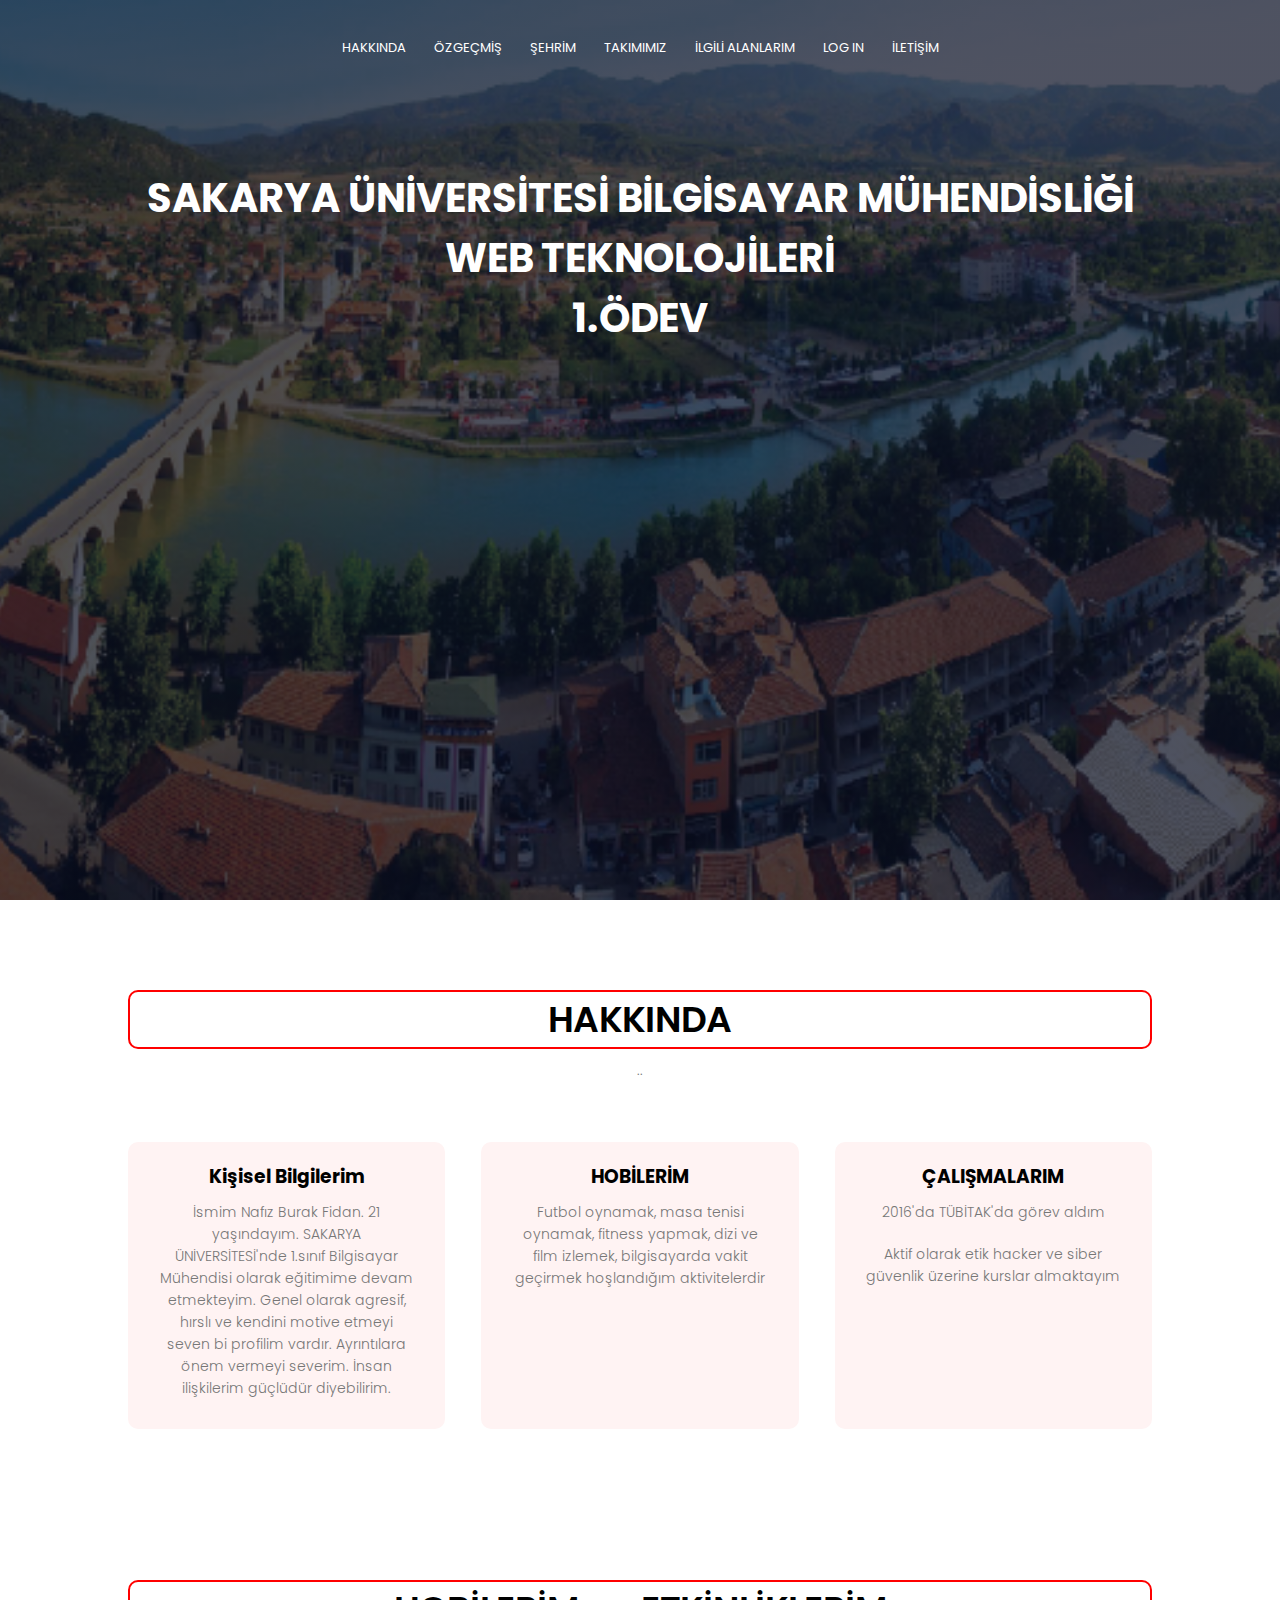
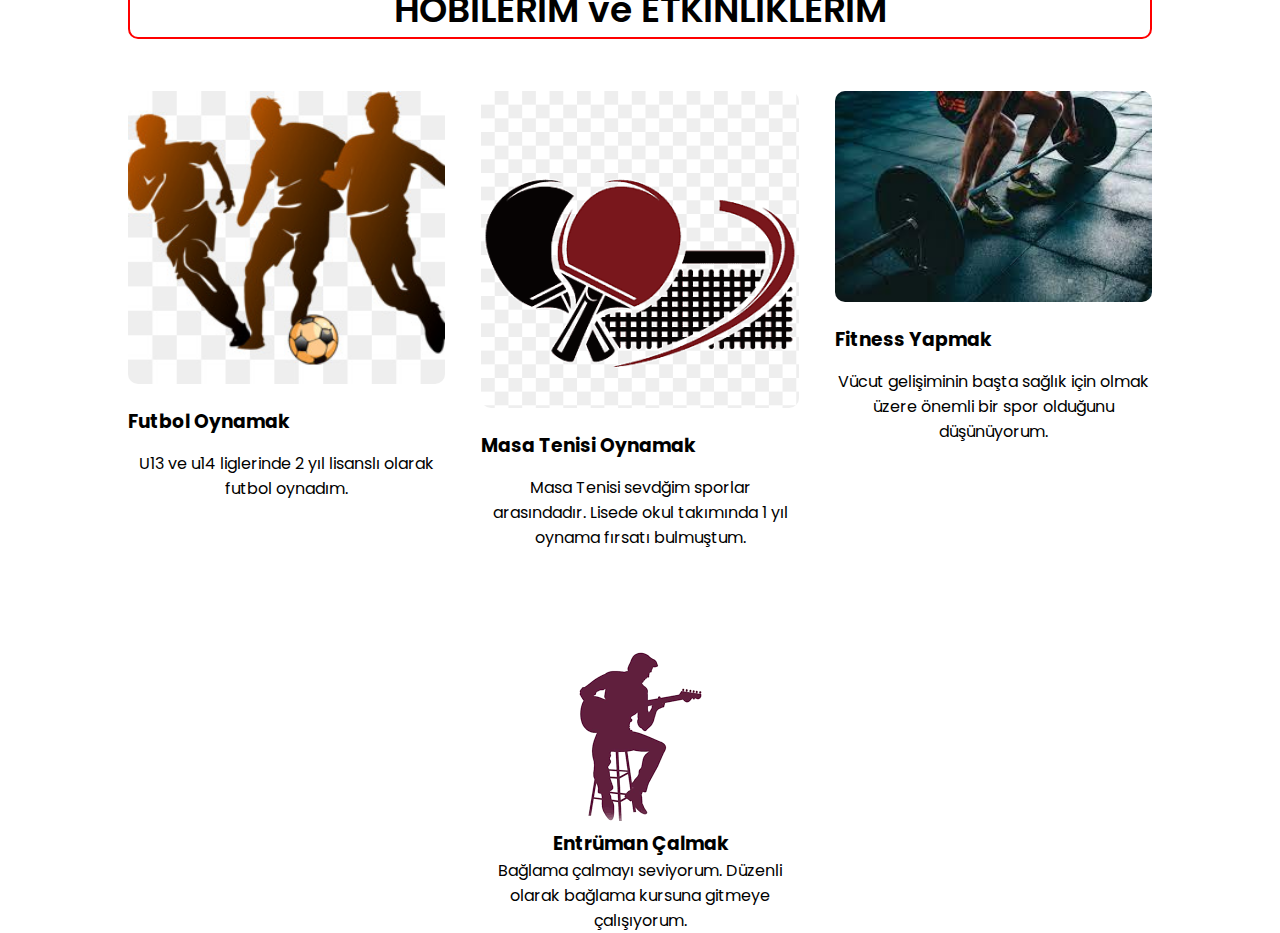
<file: index.html>
<!DOCTYPE html>
<html>
<head> 
    <meta name=" viewport" content="with=device-witdh, initial-scale=1.0">   
    <title>1ST MIDTERN OF TERM</title>
    <link rel="stylesheet" href="hakkındastyle.css">
    <link rel="preconnect" href="https://fonts.googleapis.com">
    <!-- CSS only -->
<link href="https://cdn.jsdelivr.net/npm/bootstrap@5.1.3/dist/css/bootstrap.min.css" rel="stylesheet" integrity="sha384-1BmE4kWBq78iYhFldvKuhfTAU6auU8tT94WrHftjDbrCEXSU1oBoqyl2QvZ6jIW3" crossorigin="anonymous">
<link rel="preconnect" href="https://fonts.gstatic.com" crossorigin>
<link href="https://fonts.googleapis.com/css2?family=Poppins:ital,wght@0,200;0,300;0,400;0,600;0,700;1,100&display=swap" rel="stylesheet">
</head>
<body>

    <section class="header">
        <nav>
            <a href="hakkında.html"></a>
            <div class="nav-links">
                <ul>
                    <li><a href="">HAKKINDA </a></li>
                    <li><a href="resume.html">ÖZGEÇMİŞ </a></li>
                    <li><a href="şehrimana.html">ŞEHRİM </a></li>
                    <li><a href="takımım.html">TAKIMIMIZ </a></li>
                    <li><a href="">İLGİLİ ALANLARIM </a></li> 
                    <li><a href="login.html">LOG IN </a></li> 
                    <li><a href="iletişim.html">İLETİŞİM </a></li> 

                </ul>
            </div>
        </nav>
    <div class="text-box">
        <h1>SAKARYA ÜNİVERSİTESİ BİLGİSAYAR MÜHENDİSLİĞİ<br> WEB TEKNOLOJİLERİ<br> 1.ÖDEV </h1>
        <p> </p>  
    </div>

    </section>

    <!--HAKKINDA-->
    <section class="hakkında">
        <h1> HAKKINDA</h1>
        <p> ..</p>
        <div class="row">
            <div class="hakkında-col">
                <h3> Kişisel Bilgilerim</h3>
                <p>İsmim Nafız Burak Fidan. 21 yaşındayım. SAKARYA ÜNİVERSİTESİ'nde 1.sınıf Bilgisayar Mühendisi olarak eğitimime devam etmekteyim. Genel olarak agresif, hırslı ve kendini motive etmeyi seven bi profilim vardır. Ayrıntılara önem vermeyi severim. İnsan ilişkilerim güçlüdür diyebilirim. </p>
            </div>
            <div class="hakkında-col">
                <h3> HOBİLERİM</h3>
                <p>Futbol oynamak, masa tenisi oynamak, fitness yapmak, dizi ve film izlemek, bilgisayarda vakit geçirmek hoşlandığım aktivitelerdir</p>
            </div>
            <div class="hakkında-col">
                <h3> ÇALIŞMALARIM</h3>
                <p>2016'da TÜBİTAK'da görev aldım</p>
                <p>Aktif olarak etik hacker ve siber güvenlik üzerine kurslar almaktayım </p>
            </div>

        </div>

    </section>

    <!--hobilerim ve spor etkinliklerim-->
    <section class="hakkında2">
        <h1>HOBİLERİM ve ETKİNLİKLERİM</h1>
        <div class="row">
            <div class="hve-col">
                <img src="images/futbol.png">
                <h3>Futbol Oynamak</h3>
                <p>U13 ve u14 liglerinde 2 yıl lisanslı olarak futbol oynadım.</p>
            </div>
            <div class="hve-col">
                <img src="images/tabletennis.png">
                <h3>Masa Tenisi Oynamak</h3>
                <p>Masa Tenisi sevdğim sporlar arasındadır. Lisede okul takımında 1 yıl oynama fırsatı bulmuştum.</p>
            </div>
            <div class="hve-col">
                <img src="images/fitness.png">
                <h3>Fitness Yapmak</h3>
                <p>Vücut gelişiminin başta sağlık için olmak üzere önemli bir spor olduğunu düşünüyorum.</p>
            </div>

        </div>
        <div class="row">
            <div class="hve-col1">
                <img src="images/enstrument.png">
                <h3>Entrüman Çalmak </h3>
                <p>Bağlama çalmayı seviyorum. Düzenli olarak bağlama kursuna gitmeye çalışıyorum.</p>
            </div>
        </div>

    </section>


</body>
</html>
</file>
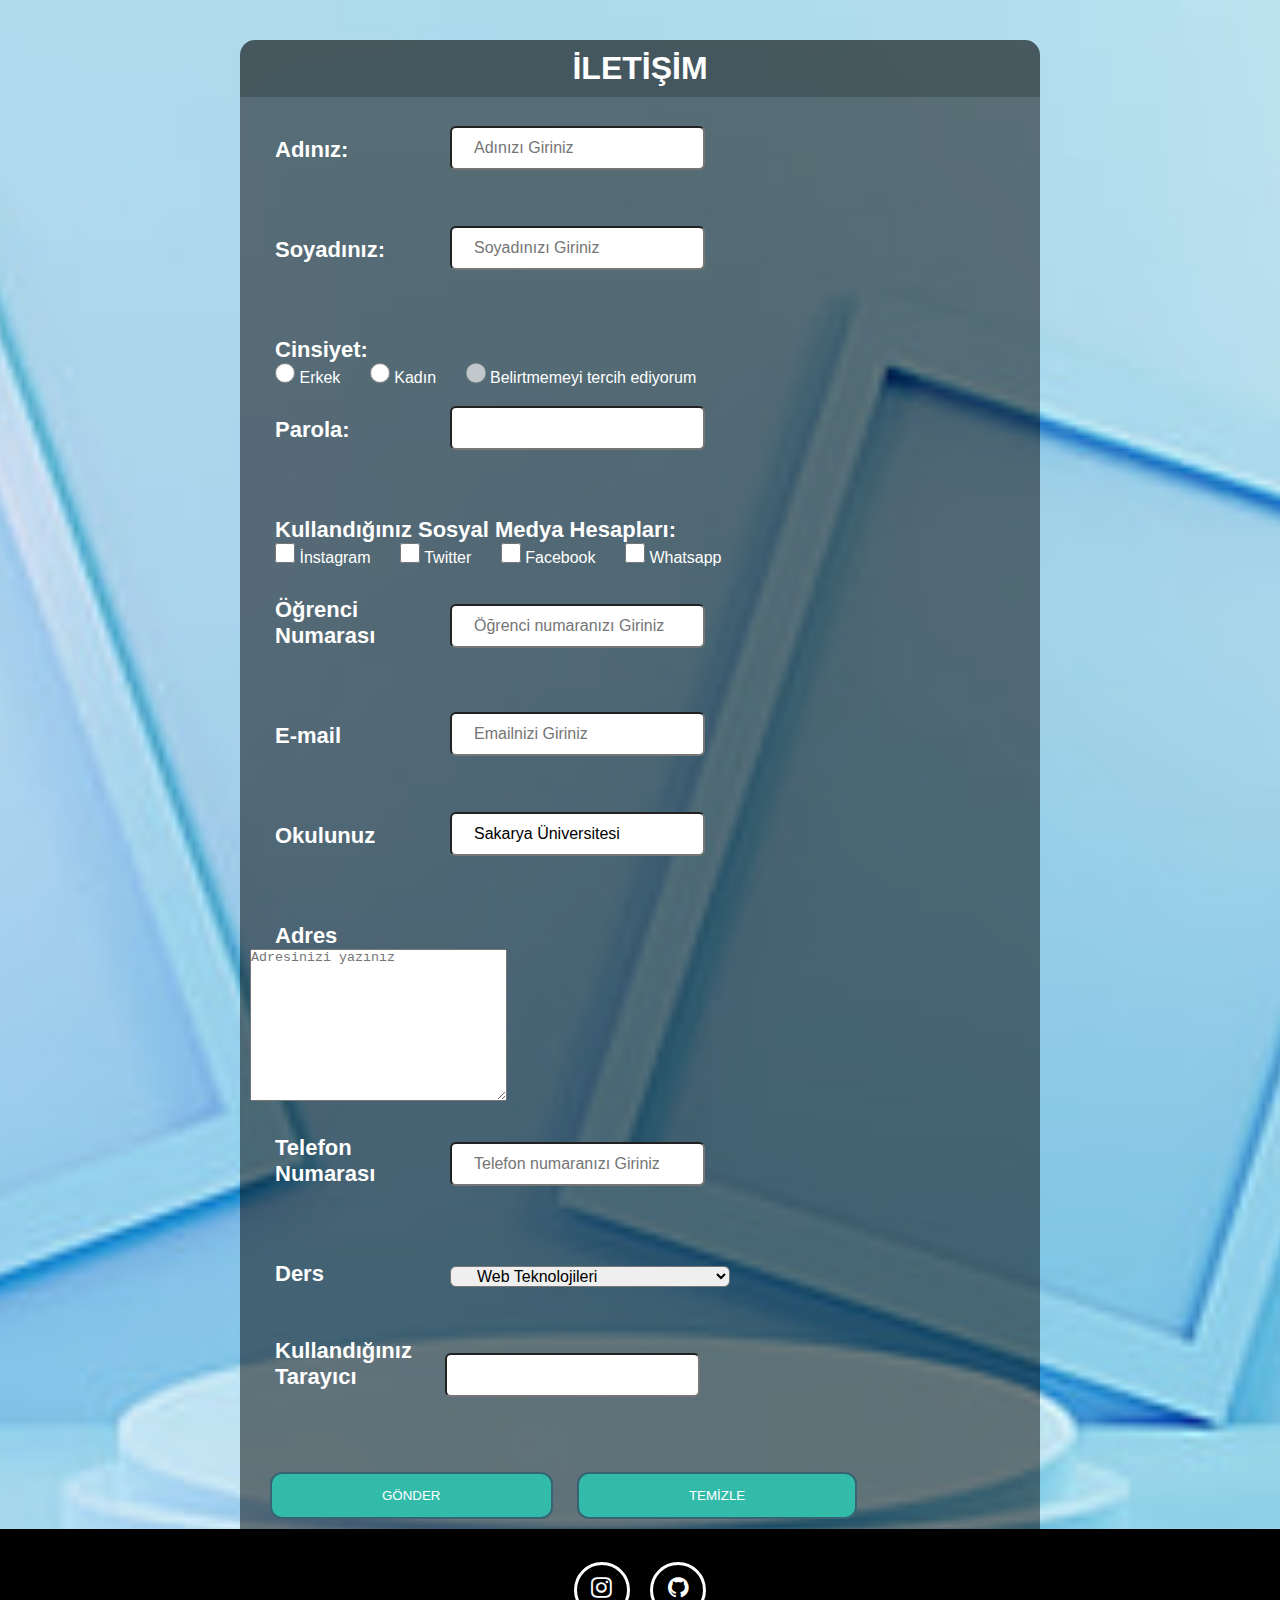
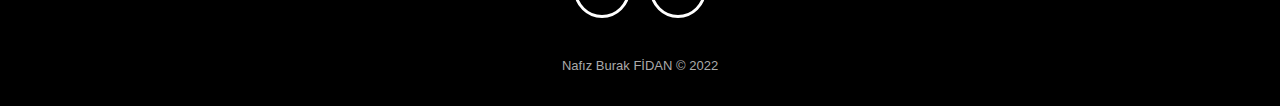
<file: iletişim.html>
<!DOCTYPE html>
<html>
<head>
    <title>İletişim Sayfası</title>
    <link rel="stylesheet" href="iletişim.css">
    <link rel="stylesheet" href="https://cdnjs.cloudflare.com/ajax/libs/font-awesome/4.7.0/css/font-awesome.min.css">
</head>
<body>
    <div class="iform">
        <h1>İLETİŞİM</h1>
    </div>
    <div class="main">
    <form name="myForm" onsubmit="return validateForm()" action="iletişim.php" method="POST">
        
        <h2 class="name"> Adınız:</h2>  
        <input class="adı" type="text" name="adı" placeholder="Adınızı Giriniz" >
        <h2 class="name"> Soyadınız:</h2>
        <input class="soyadı" type="text" name="soyadı" placeholder="Soyadınızı Giriniz">
        
        <h2 class="name">Cinsiyet:</h2>
        <input type="radio" class="cinsiyet" name="cinsiyet" value="Erkek">
        <label class="cs" for="cinsiyet">Erkek</label>
        <input type="radio" class="cinsiyet" name="cinsiyet" value="Kadın">
        <label class="cs" for="cinsiyet">Kadın</label>
        <input type="radio" class="cinsiyet" name="cinsiyet" value="Özel" disabled>
        <label class="cs" for="cinsiyet">Belirtmemeyi tercih ediyorum</label><br>

        <h2 class="name">Parola:</h2>
        <input class="parola" type="password" name="parola" >

        <h2 class="name_özel">Kullandığınız Sosyal Medya Hesapları:</h2>
        <input type="checkbox" class="sm" name="sm1" value="İnstagram">
        <label class="cs" for="sm1">İnstagram</label>
        <input type="checkbox" class="sm" name="sm2" value="Twitter">
        <label class="cs" for="sm2">Twitter</label>
        <input type="checkbox" class="sm" name="sm3" value="Facebook">
        <label class="cs" for="sm3">Facebook</label>
        <input type="checkbox" class="sm" name="sm4" value="Whatsapp">
        <label class="cs" for="sm4">Whatsapp</label>

        <h2 class="name">Öğrenci Numarası</h2>
        <input class="öğrencino" type="text" name="öğrencino" placeholder="Öğrenci numaranızı Giriniz" autocomplete="on">

        <h2 class="name">E-mail</h2>
        <input class="email" type="email" name="email" placeholder="Emailnizi Giriniz">

        <h2 class="name">Okulunuz</h2>
        <input class="okul" type="text" name="okul" value="Sakarya Üniversitesi" readonly>

        <h2 class="name">Adres</h2>
        <textarea class="adres" name="adres" rows="10" cols="30"  placeholder="Adresinizi yazınız"></textarea>
    
        <h2 class="name">Telefon Numarası</h2>
        <input class="telno" type="text" name="telno" placeholder="Telefon numaranızı Giriniz">
    
        <h2 class="name">Ders</h2>
        <select class="ders" name="dersler">
            <option disabled="disabled" > Dersinizi Seçiniz</option>
            <option value="Web Teknolojileri" selected> Web Teknolojileri</option>
            <option value="Nesneye Dayalı Programlama"> Nesneye Dayalı Programlama</option>
            <option value="Olasılık ve İstatistik">Olasılık ve İstatistik</option>
            <option value="Matematik"> Matematik </option>
            <option value="Fizik"> Fizik </option>
        </select>

        <h2 class="name">Kullandığınız Tarayıcı</h2>
        <label class="label1" for="tarayici"></label>
        <input list="tarayicilar" name="tarayici" id="tarayici">
        <datalist id="tarayicilar">
            <option value="Edge">
            <option value="Firefox">
            <option value="Chrome">
            <option value="Opera">
            <option value="Safari">
        </datalist>
        <br>
        <br>
        <input class="button" type="submit" value="GÖNDER"></input>
        <input class="button" type="reset" value="TEMİZLE"></input>

    </form>
</div>
</body>
<footer class="footer-basic">
    <div class="social">
        <a href="https://www.instagram.com/nburakfdn/?hl=tr" target="_blank"><i class="fa fa-instagram"></i></a> 
        <a href="https://github.com/FBurak" target="_blank"><i class="fa fa-github"></i></a>
    </div>
   
    <p class="copyright">Nafız Burak FİDAN © 2022</p>
</footer>
<script>
	function validateForm() {
		var adı = document.forms["myForm"]["adı"].value;
		var soyadı = document.forms["myForm"]["soyadı"].value;
		var email = document.forms["myForm"]["email"].value;
		var öğrencino = document.forms["myForm"]["öğrencino"].value;
		var cinsiyet = document.forms["myForm"]["cinsiyet"].value;
	
		var atpos = email.indexOf("@");
		var dotpos = email.lastIndexOf(".");
		if (adı == null || adı == "", soyadı == null || soyadı == "", email == null || email == "", cinsiyet == null || cinsiyet == "",öğrencino == null || öğrencino == "") {
			alert("Tüm alanlar dolu olmalıdır!");
			return false;
		} else if (atpos < 1 || dotpos < atpos + 2 || dotpos + 2 >= email.length) {
			alert("Lütfen geçerli bir mail adresi girin...");
			return false;
		} else {
			return true;
		}
	}
</script>
<script src="https://ajax.googleapis.com/ajax/libs/jquery/3.5.1/jquery.min.js"></script>
<script src="https://cdnjs.cloudflare.com/ajax/libs/popper.js/1.16.0/umd/popper.min.js"></script>
<script src="https://maxcdn.bootstrapcdn.com/bootstrap/4.5.2/js/bootstrap.min.js"></script>

</html>
</file>
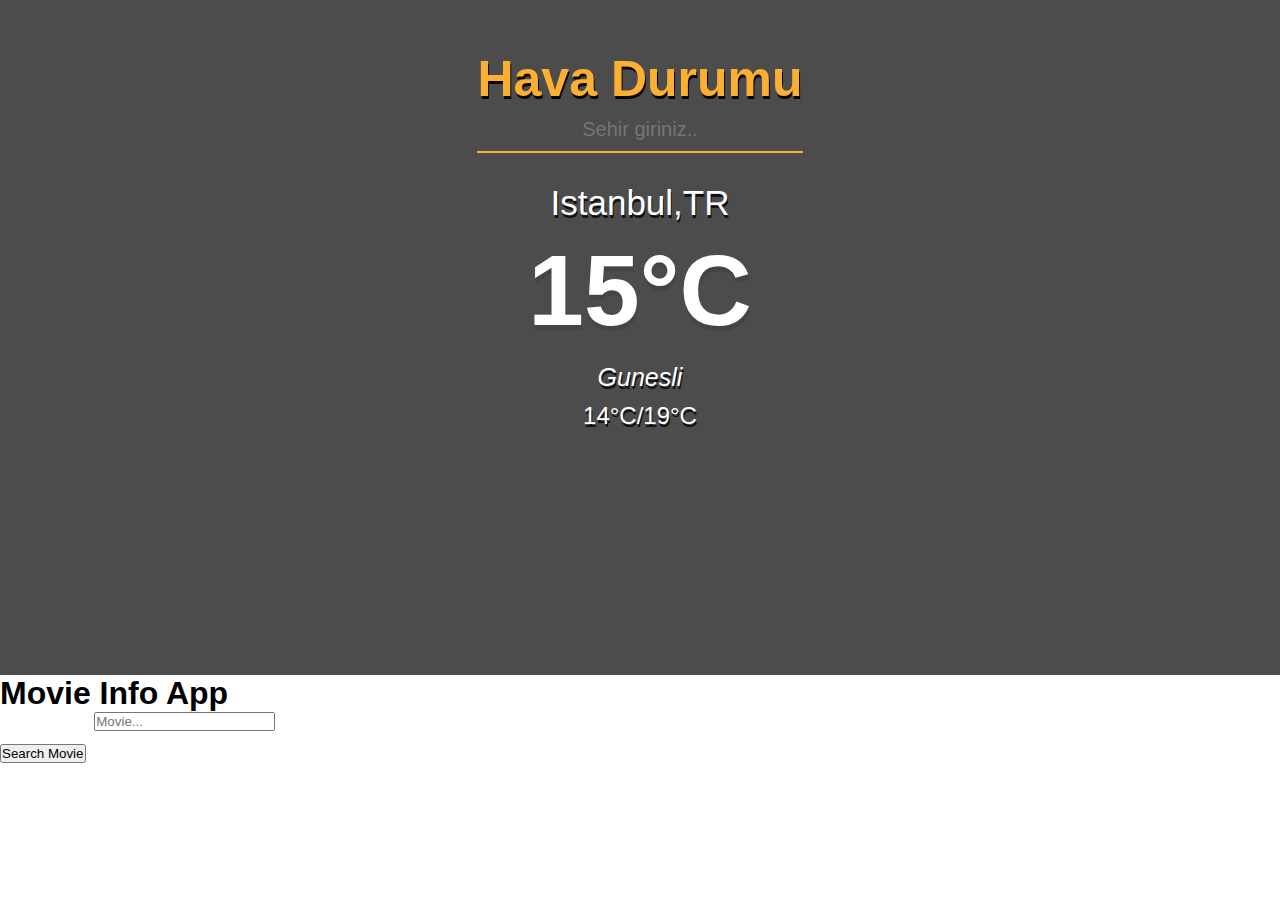
<file: ilgialanlarım.html>
<!DOCTYPE html>
<html lang="en">
<head>
  <title>Bootstrap Example</title>
  <meta charset="utf-8">
  <meta name="viewport" content="width=device-width, initial-scale=1">
  <meta http-equiv="X-UA-Compatible" content="ie=edge">
  <link href="https://cdn.jsdelivr.net/npm/bootstrap@5.1.3/dist/css/bootstrap.min.css" rel="stylesheet" integrity="sha384-1BmE4kWBq78iYhFldvKuhfTAU6auU8tT94WrHftjDbrCEXSU1oBoqyl2QvZ6jIW3" crossorigin="anonymous">
 
  <link rel="stylesheet" href="ilgialanlarım.css">
</head>
<body>
    <div class="app">
        <div class="header">
            <h1>Hava Durumu</h1>
            <input type="text" id="searchBar" placeholder="Sehir giriniz..">
        </div>
        <div class="content">
            <div class="city">Istanbul,TR</div>
            <div class="temp">15°C</div>
            <div class="desc">Gunesli</div>
            <div class="minmax">14°C/19°C</div>

        </div>
    </div>
    <div class="container">
        <h1 class="text-center mt-5">Movie Info App</h1>
        <form id="movieForm" autocomplete="off">
            <div class="form-group">
                <label for="Movie">Movie Name</label>
                <input class="form-control" type="text" id="movie" placeholder="Movie..." >
            </div>
            <div class="form-group">
                <button class="btn btn-danger btn-block">
                    Search Movie
                </button>
            </div>
        </form>
        <div id="result"></div>
    </div>
    

    <script src="script.js"> </script>
    <script src="https://ajax.googleapis.com/ajax/libs/jquery/3.6.0/jquery.min.js"></script>
    <script>
        $(document).ready(function(){
    
            var apikey="f560b6da"
    
            $("#movieForm").submit(function(event){
                event.preventDefault()
    
                var movie=$("#movie").val()
                
                var result="http://img.omdbapi.com/?apikey=[yourkey]&"
                
                var result=''
    
                var url="http://www.omdbapi.com/?apikey="+apikey
    
                $.ajax({
                    method:'GET',
                    url:url+"&t="+movie,
                    success:function(data){
                        console.log(data);
    
                        result= ` 
                        
                        <img style="float:left" class="img-thumnail" width="200" height="200" src="${data.Poster}"/>
                        s
                        <p>Fim adı:${data.Title}</p>
                        <p>Çıkış Tarihi:${data.Released}</p>
                        <p>Film süresi:${data.Runtime}</p>
                        <p>Filmin Türü:${data.Genre}</p>
                        <p>Yönetmen:${data.Director}</p>
                        <p>Oyuncular:${data.Actors}</p>
                        
    
    
                        
                        ` 
                        
                        $("#result").html(result);
                    }
                })
            })
        })
    </script>
</body>
</html>
</file>
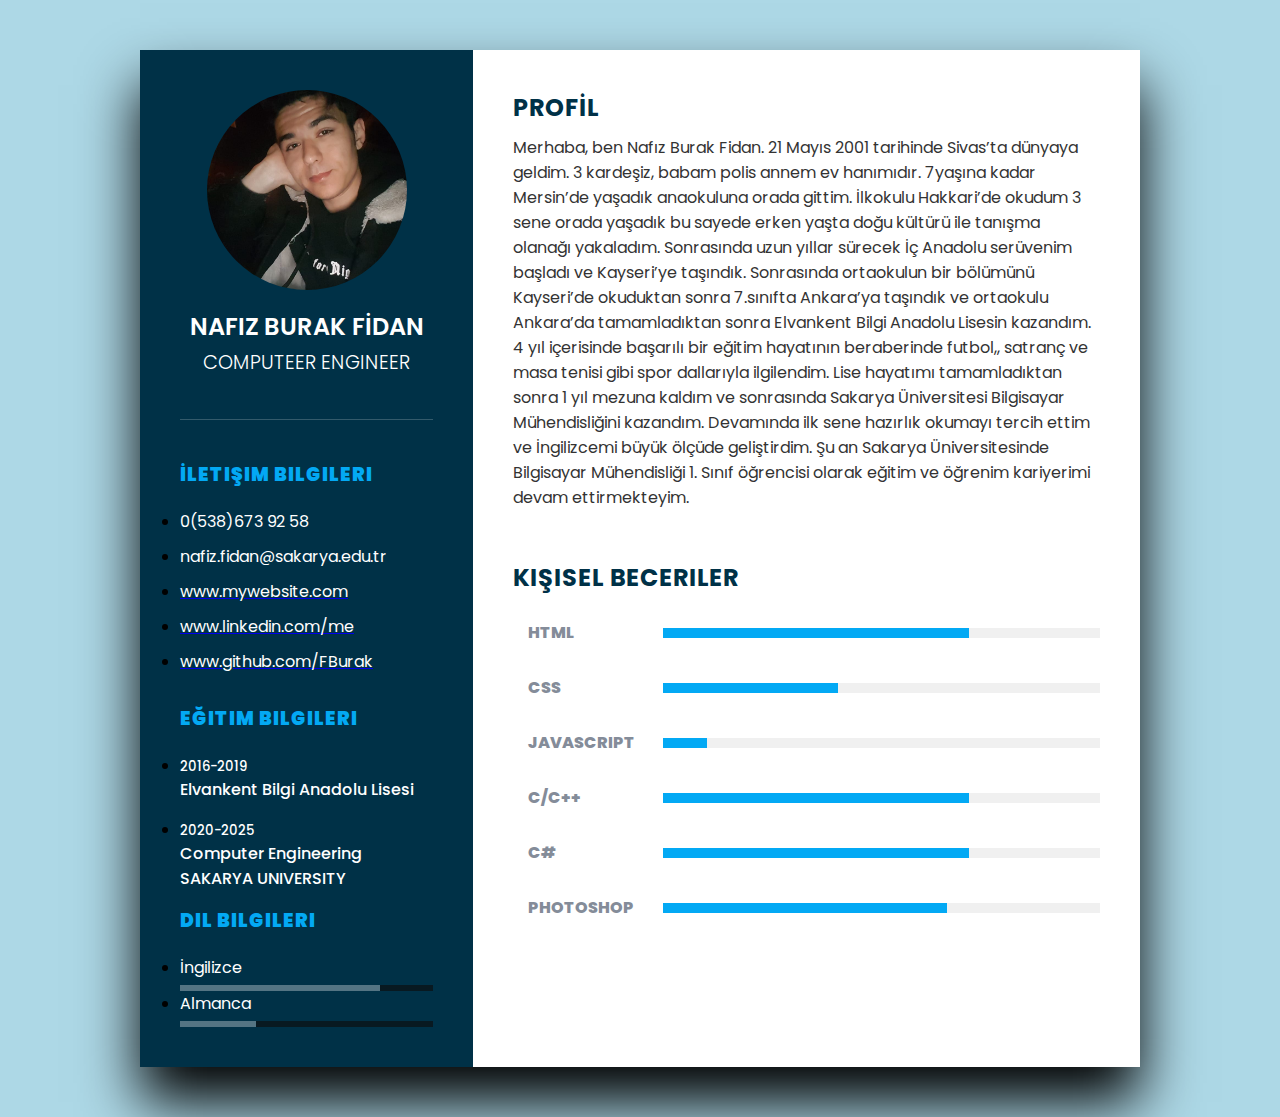
<file: resume.html>
<!DOCTYPE html>
<html>
<head>
    <meta name="viewport" content="width= device-width, initial-scale=1.0">
    <title> CV page </title>
    <link rel="stylesheet" type="text/css" href="cvstyle.css">

</head>
<body>
    <div class="container">
        <div class="solbolge">
            <div class="profileText">
                <div class="imgBx">
                    <img src="images/foto.jpg">
                </div> 
                <h2> NAFIZ BURAK FİDAN<br><span>COMPUTEER ENGINEER</span></h2>
            </div>
            <div class="iletişim">
                <h3 class="başlık">İletişim Bilgileri</h3>
                <ul>
                    <li>
                        <span class="text">0(538)673 92 58</span>
                    <li>
                        <span class="text">nafiz.fidan@sakarya.edu.tr</span>
                    </li>
                    <li>
                        <a href="https://burakfidan.netlify.app/" > 
                            <span class="text">www.mywebsite.com</span>
                        </a>
                        
                    </li>
                    <li>
                        <a href="https://www.linkedin.com/feed/">
                            <span class="text">www.linkedin.com/me</span>
                        </a>
                       
                    </li>
                    <li>
                        <a href="https://github.com/FBurak">
                            <span class="text">www.github.com/FBurak</span>
                        </a>
                        
                    </li>
                </ul>
            </div>

            <div class="Eğitim ">
                <h3 class="başlık">Eğitim Bilgileri</h3>
                <ul>
                    <li>
                        <h5>2016-2019 </h5>
                        <h4>Elvankent Bilgi Anadolu Lisesi</h4>
                    </li>
                    <li>
                        <h5>2020-2025</h5>
                        <h4>Computer Engineering</h4>
                        <h4>SAKARYA UNIVERSITY</h4>
                    </li> 
                </ul>
            </div>

            <div class="Dil ">
                <h3 class="başlık">Dil Bilgileri</h3>
                <ul>
                    <li>
                        <span class="text">İngilizce </span>
                        <span class="percent">
                            <div style="width: 79%;"></div>
                        </span>
                    </li>
                    <li>
                        <span class="text">Almanca </span>
                        <span class="percent">
                            <div style="width: 30%;"></div>
                        </span>
                    </li> 
                </ul>
            </div>
        </div>

        <div class="sagbolge">
            <div class="hakkında">
                <h2 class="başlık2"> PROFİL </h2>
                <article>
                    Merhaba, ben Nafız Burak Fidan. 21 Mayıs 2001 tarihinde Sivas’ta dünyaya geldim. 3 kardeşiz, babam polis annem ev hanımıdır. 7yaşına kadar Mersin’de yaşadık anaokuluna orada gittim. 
                    İlkokulu Hakkari’de okudum 3 sene orada yaşadık bu sayede erken yaşta doğu kültürü ile tanışma olanağı yakaladım. Sonrasında uzun yıllar sürecek İç Anadolu serüvenim başladı ve Kayseri’ye taşındık.  
                    Sonrasında ortaokulun bir bölümünü Kayseri’de okuduktan sonra 7.sınıfta Ankara’ya taşındık ve ortaokulu Ankara’da tamamladıktan sonra Elvankent Bilgi Anadolu Lisesin kazandım. 
                    4 yıl içerisinde başarılı bir eğitim hayatının beraberinde futbol,, satranç ve masa tenisi gibi spor dallarıyla ilgilendim. Lise hayatımı tamamladıktan sonra 1 yıl mezuna kaldım ve sonrasında Sakarya Üniversitesi Bilgisayar Mühendisliğini kazandım. 
                    Devamında ilk sene hazırlık okumayı tercih ettim ve İngilizcemi büyük ölçüde geliştirdim. Şu an Sakarya Üniversitesinde Bilgisayar Mühendisliği 1. Sınıf öğrencisi olarak eğitim ve öğrenim kariyerimi devam ettirmekteyim.
                </article>
            </div>

            <div class="beceriler">
                <h2 class="başlık2">Kişisel beceriler </h2>
                <div class="box">
                    <h4>HTML</h4>
                    <div class="percent"> 
                        <div style="width: 70%;"></div>
                    </div>
                </div>
                <div class="box">
                    <h4>CSS</h4>
                    <div class="percent"> 
                        <div style="width: 40%;"></div>
                    </div>
                </div>
                <div class="box">
                    <h4>JAVASCRIPT</h4>
                    <div class="percent"> 
                        <div style="width: 10%;"></div>
                    </div>
                </div>
                <div class="box">
                    <h4>C/C++</h4>
                    <div class="percent"> 
                        <div style="width: 70%;"></div>
                    </div>
                </div>
                <div class="box">
                    <h4>C#</h4>
                    <div class="percent"> 
                        <div style="width: 70%;"></div>
                    </div>
                </div>
                <div class="box">
                    <h4>Photoshop</h4>
                    <div class="percent"> 
                        <div style="width: 65%;"></div>
                    </div>
                </div>
            </div>

        </div>

    </div>
</body>
</html>
</file>
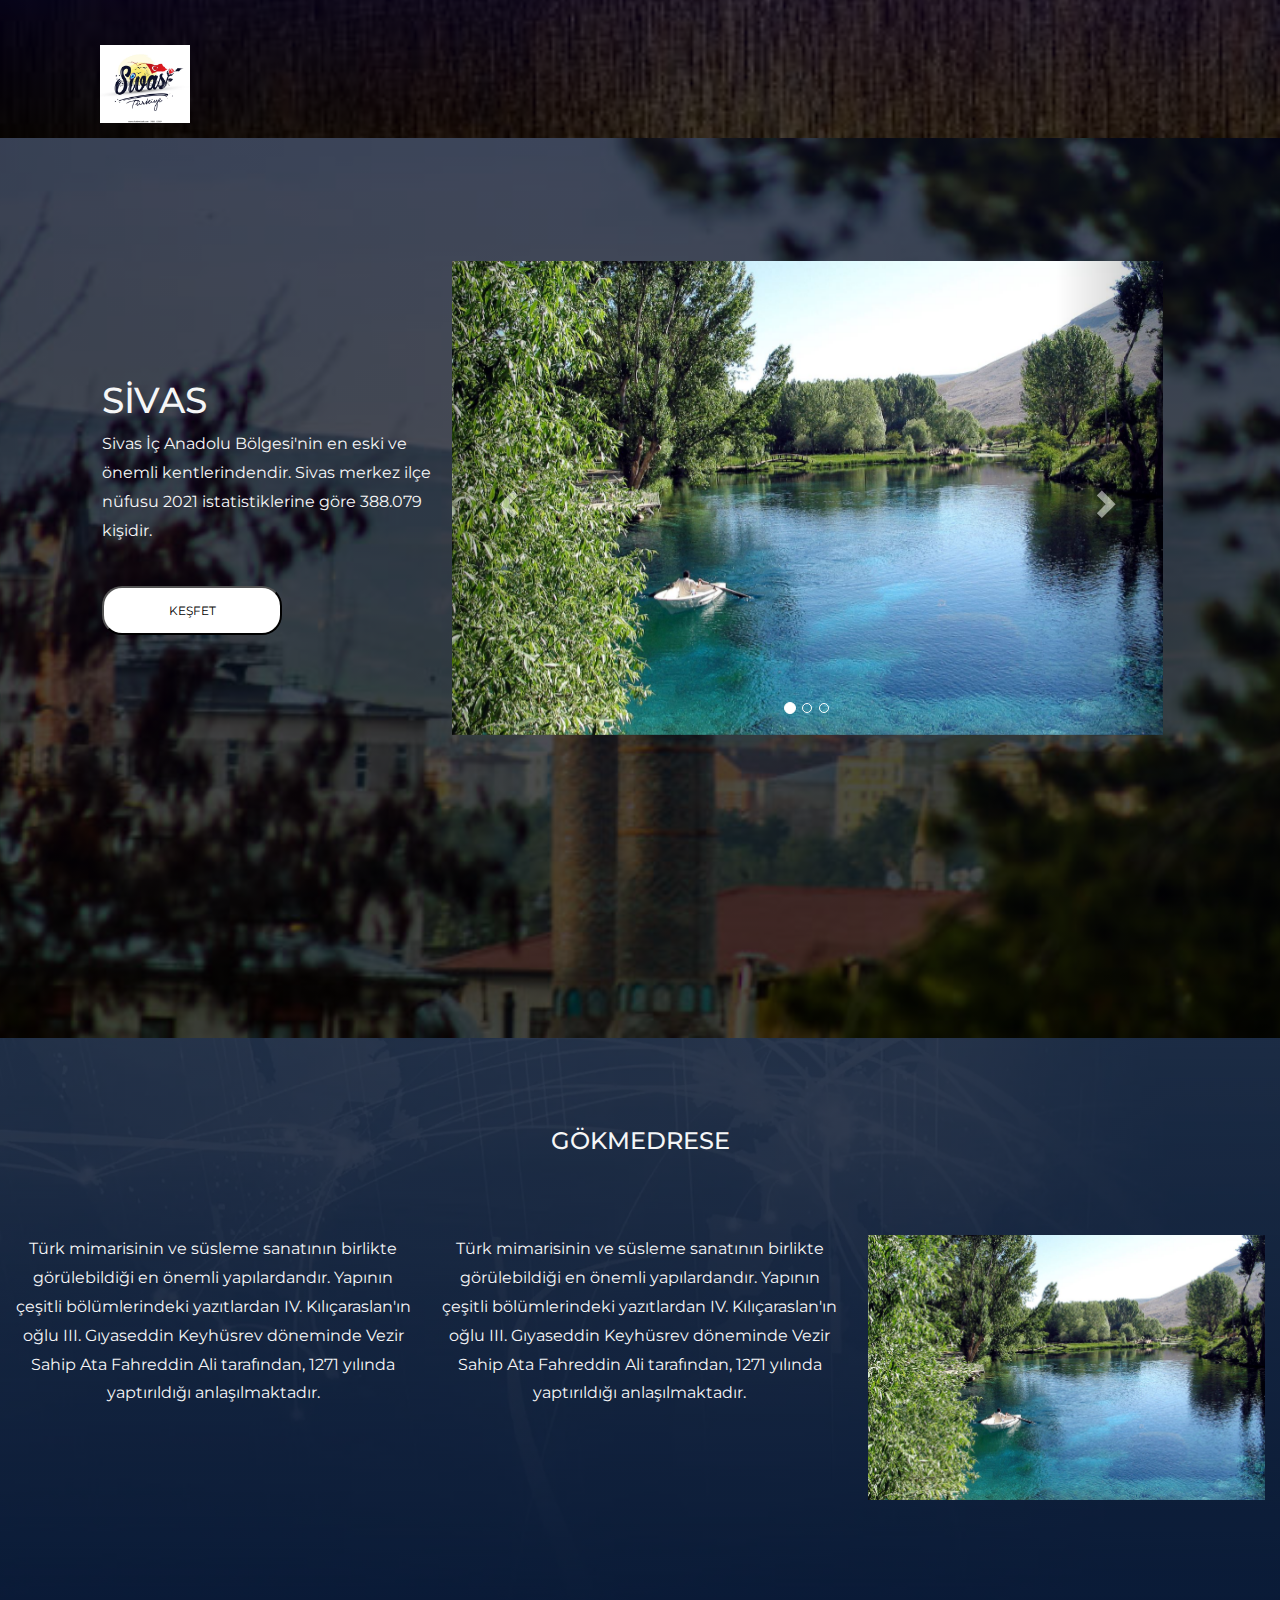
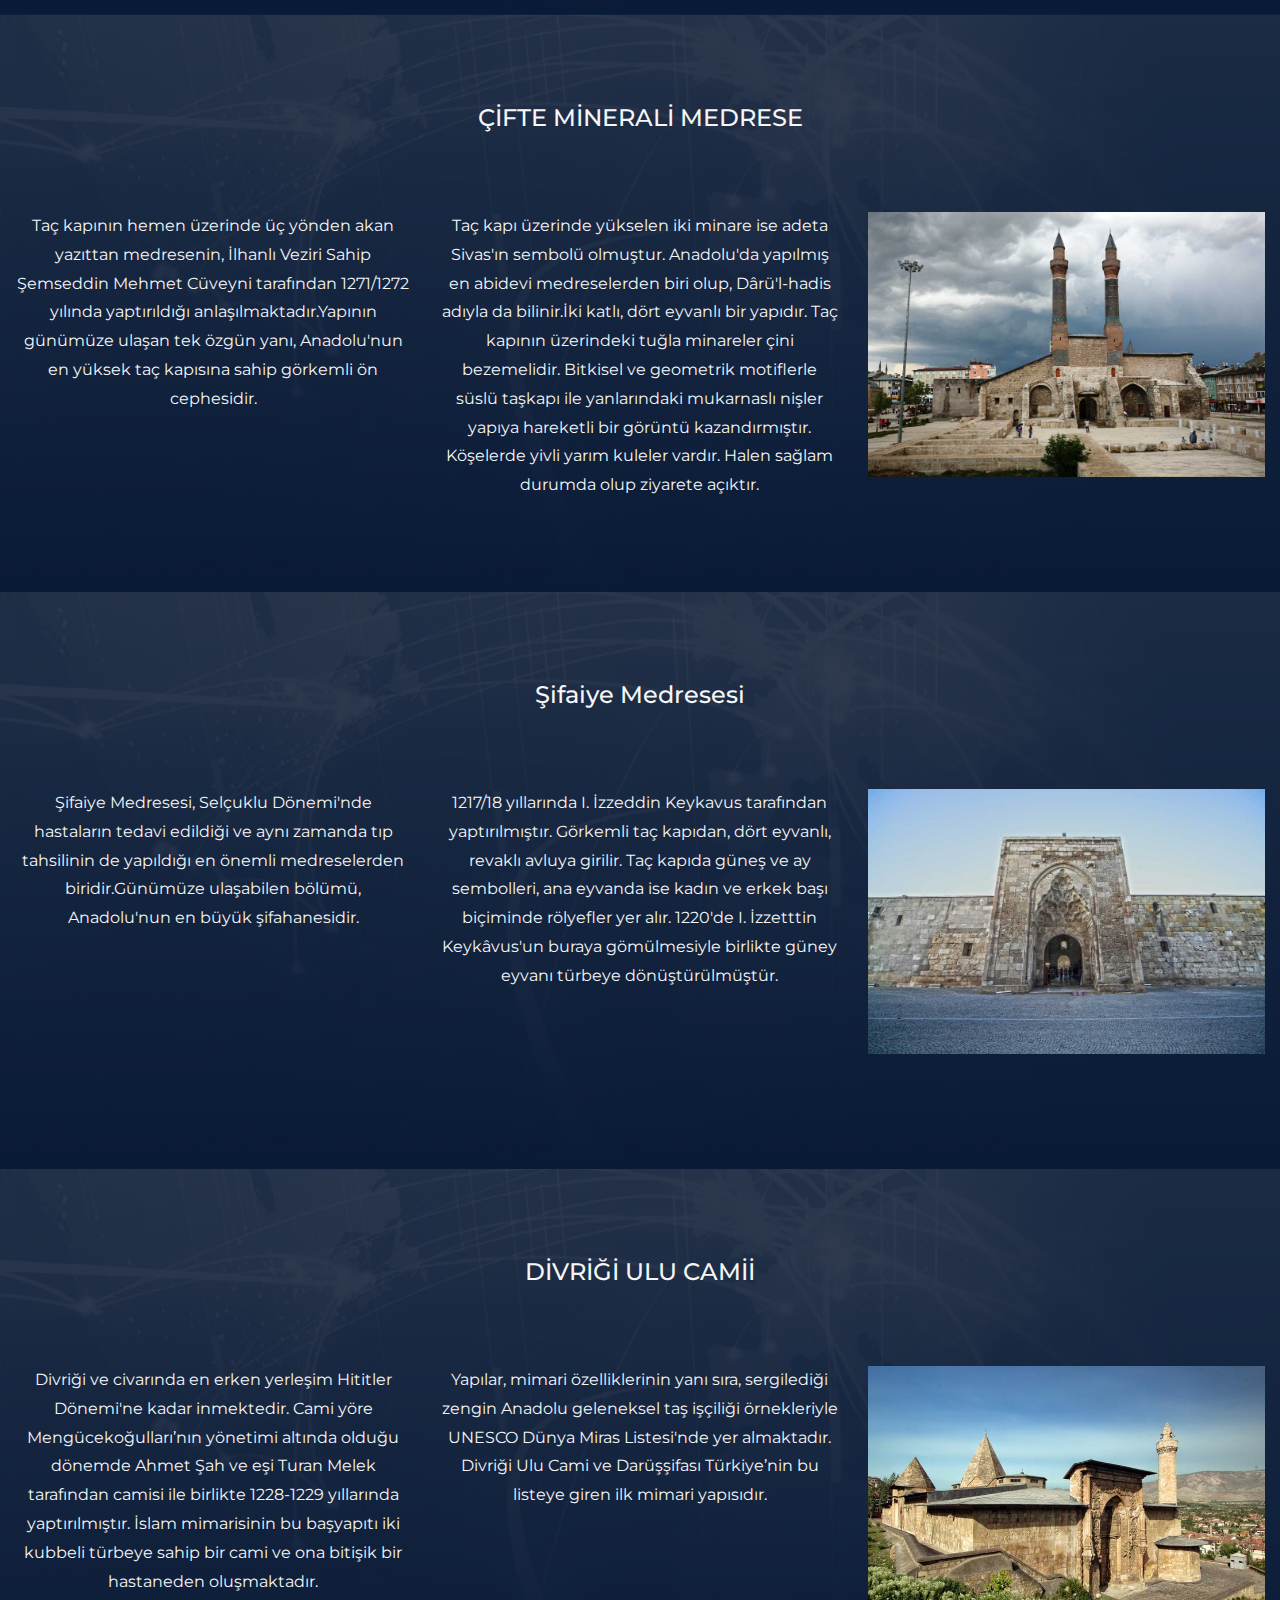
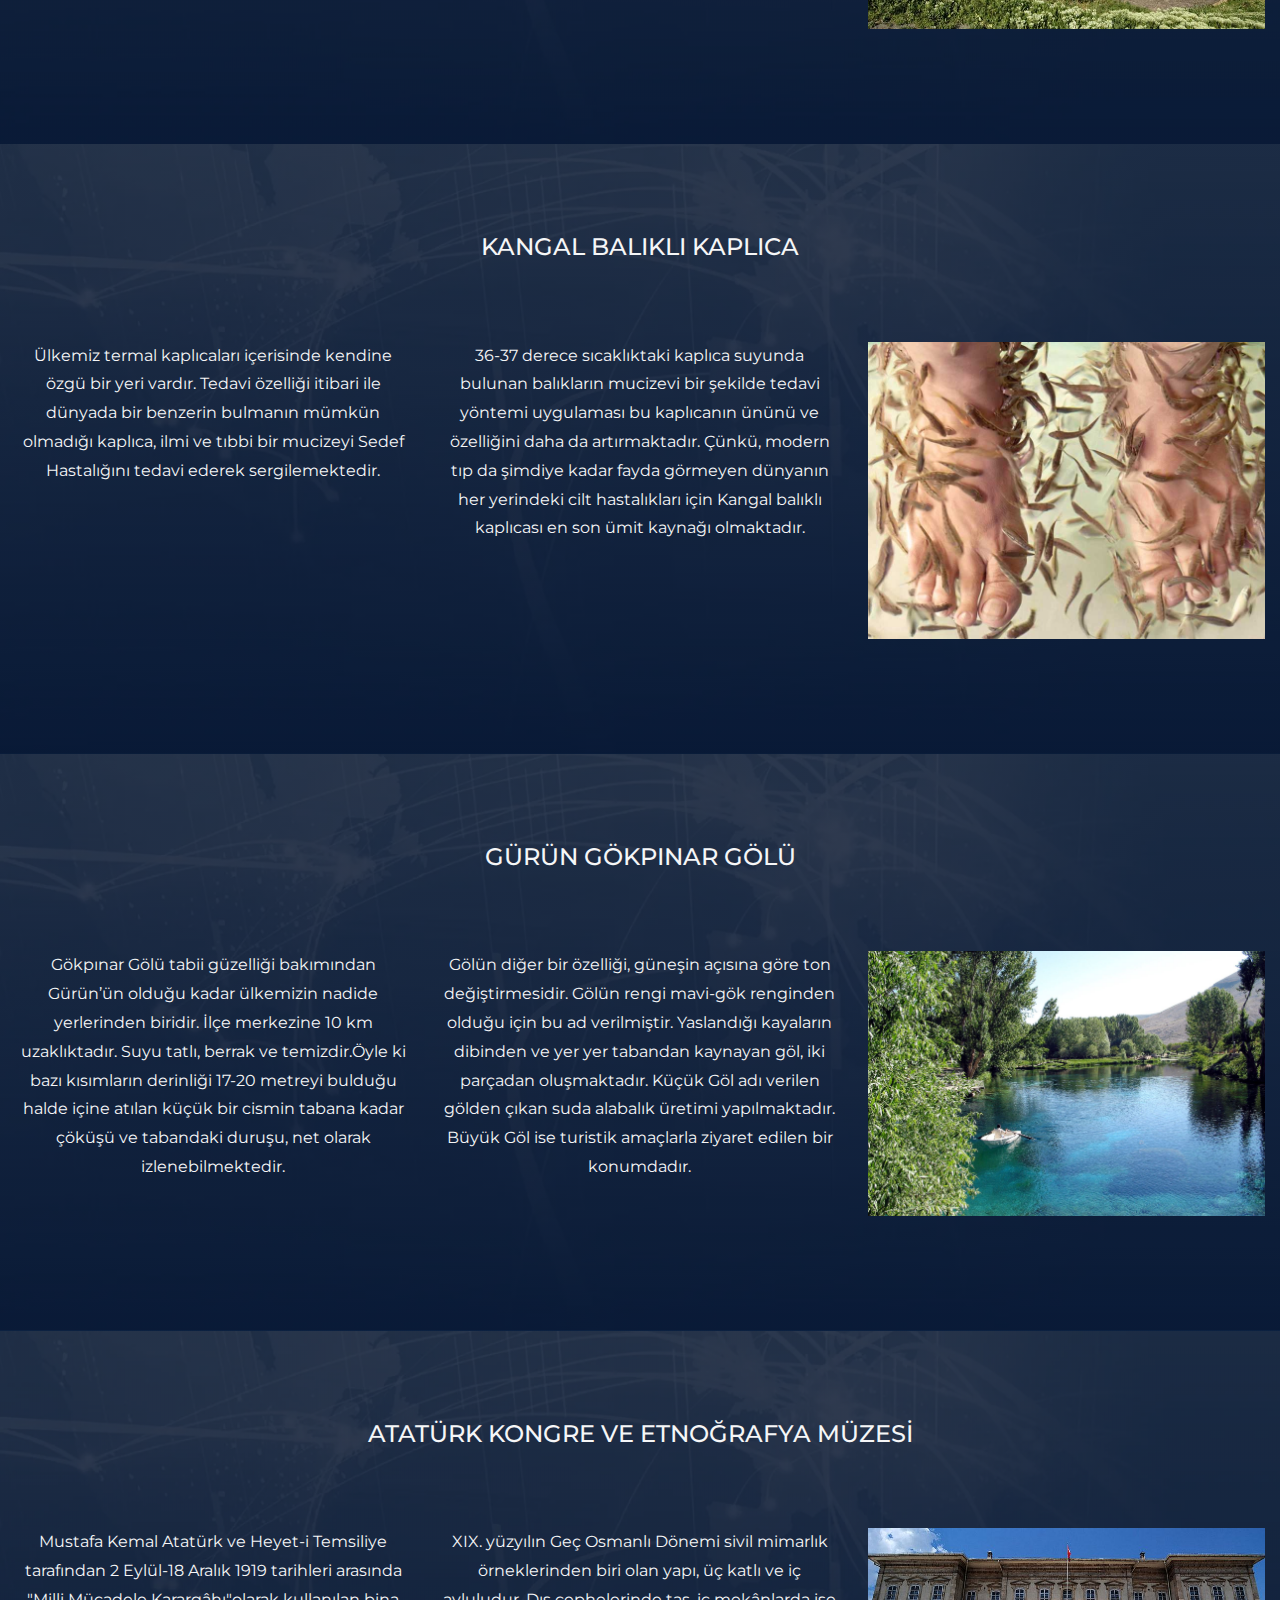
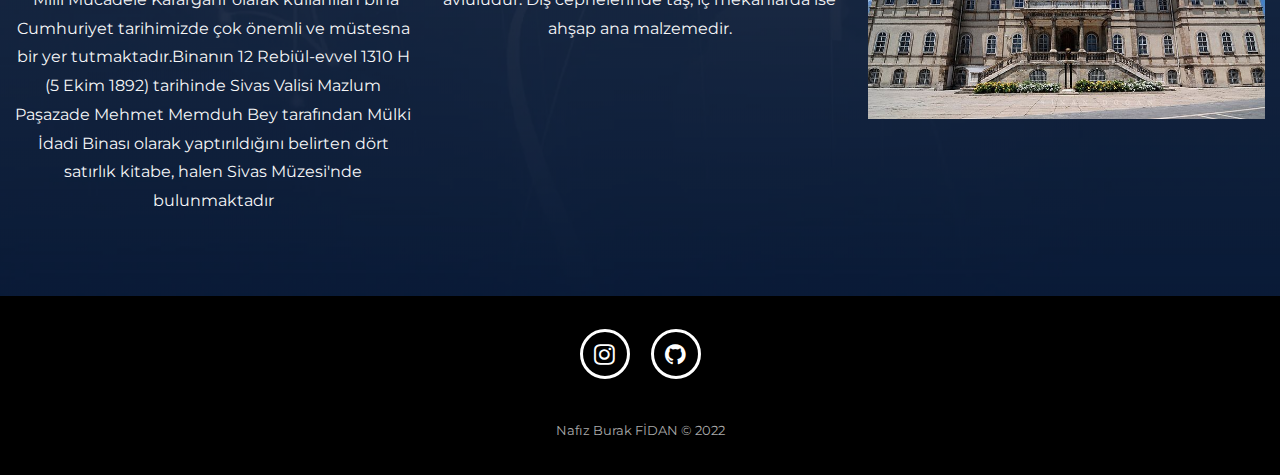
<file: şehrimana.html>
<!DOCTYPE html>
<html lang="tr">
<head>
  <!-- Theme Made By www.w3schools.com - No Copyright -->
  <title>ŞEHRİM</title>
  <meta charset="utf-8">
  <meta name="viewport" content="width=device-width, initial-scale=1, minimum-scale=1, maximum-scale=1"/>  
  <link rel="stylesheet" href="https://maxcdn.bootstrapcdn.com/bootstrap/3.4.1/css/bootstrap.min.css">
  <link href="https://fonts.googleapis.com/css?family=Montserrat" rel="stylesheet">
  <link rel="stylesheet" href="https://unpkg.com/swiper/swiper-bundle.min.css"/>
  <script src="https://ajax.googleapis.com/ajax/libs/jquery/3.6.0/jquery.min.js"></script>
  <script src="https://maxcdn.bootstrapcdn.com/bootstrap/3.4.1/js/bootstrap.min.js"></script>
  <link rel="stylesheet" href="https://cdnjs.cloudflare.com/ajax/libs/font-awesome/4.7.0/css/font-awesome.min.css">
  

  <style>
    .navbar
    {
    height: 12%;
    display: flex;
    align-items: center;
    background-image : linear-gradient(rgba(0,0,30,0.7),rgba(0,0,0,0.7)),url(images/navbar.jpg);
    background-position: center;
    background-size: cover;
    }
    .col{
    flex-basis: 50%;
}
    .logo
    {   
    padding-top: 5%;
    padding-left: 5%;
    width: 20%;
    cursor: default;
    }
  body {
    font: 20px Montserrat, sans-serif;
    line-height: 1.8;
    color: #f5f6f7;
  }
  p {font-size: 16px;}
  .margin {margin-bottom: 45px;}
  .bg-1 { 
    background-color: #1abc9c; /* Green */
    color: #ffffff;
  }
  .bg-2 { 
    background-color: #474e5d; /* Dark Blue */
    color: #ffffff;
  }
  .bg-3 { 
    background-color: #ffffff; /* White */
  }
  .bg-4 { 
    background-color: #2f2f2f; /* Black Gray */
    color: #fff;
  }
  .container-fluid {
    padding-top: 70px;
    padding-bottom: 70px;
  }
  .navbar {
    padding-top: 15px;
    padding-bottom: 15px;
    border: 0;
    border-radius: 0;
    margin-bottom: 0;
    font-size: 12px;
    letter-spacing: 5px;
  }
  .navbar-nav  li a:hover {
    color: #1abc9c !important;
  }
  .row1{
    display: inline-block;
    height: 80%;
    align-items: center;
    justify-content: space-between;
    
    }
    button{
    width: 180px;
    color: #000;
    font-size: 12px;
    padding: 12px 0;
    background: #fff;
    border-radius: 20px;
    outline: none;
    margin-top: 30px;
    }
    .slider
    {
    overflow: hidden;
    width: 50%;
    height: 300px;
    position: relative;
    margin-left: 5%;
    box-shadow: 1px 2px 10px 5px white;
    
    }
    .slider img{
    
    animation:slider 9s infinite;
    float: left;
    }
    .container1
    {
    width: 100%;
    height: 100vh;
    background-image : linear-gradient(rgba(0,0,30,0.7),rgba(0,0,0,0.7)),url(images/sivas1.png);
    background-position: center;
    background-size: cover;
    position: relative;
    padding-left: 8%;
    padding-right: 8%;
    box-sizing: border-box;
    }
    .row1{
    display: flex;
    height: 80%;
    align-items: center;
    justify-content: space-between;
    }
    .container-fluid.bg-3.text-center{
        
    background-image : linear-gradient(rgba(4,9,30,0.7),rgba(4,9,30,0.7)),url(images/background.png);
    background-position: center;
    background-size: cover;
    position: relative;

    }
    
      .footer-basic {
    padding:33px 0;
    background-color:black;
    color: rgb(255, 255, 255);
    text-align: center;
  }  
  
  .footer-basic .social {
    text-align:center;
    padding-bottom:25px;
  
  }
  
  .footer-basic .social > a {
    font-size:24px;
    width:50px;
    height:50px;
    line-height:45px;
    display:inline-block;
    text-align:center;
    border-radius:50%;
    border:3px solid rgb(255, 255, 255);
    margin:0 8px;
    color:inherit;
   
  }
  
  .footer-basic .social > a:hover {
    opacity:0.9;
  }
  
  .footer-basic .social > .instagram:hover {
   color: #833AB4;
  }
   
   .footer-basic .social > .github:hover {
    color: #6a737d;
   }
   
  
  .footer-basic .copyright {
    margin-top:15px;
    text-align:center;
    font-size:13px;
    color:#aaa;
    margin-bottom:0;
  }
    .carousel-indicators {
      bottom: 0px;
    @media screen and (max-width: 1000px){
    #myCarousel {
      width: 150px;
      margin-left: 0px;
    }
    
    
 }

  </style>
</head>
<body>

<!-- Navbar -->
<nav class="navbar navbar-default">
  <div class="container">
    <div class="navbar-header">
        <img src="images/logo.png" class="logo">
    </div>
    
  </div>
</nav>

<!-- First Container -->
<div class="container1">
<div class="row1">
    <div class="col">
        <h1>SİVAS</h1>
        <p>Sivas İç Anadolu Bölgesi'nin en eski ve önemli kentlerindendir. Sivas merkez ilçe nüfusu 2021 istatistiklerine göre 388.079 kişidir. </p>
        <button onclick="window.location.href = 'https://erasmus.cumhuriyet.edu.tr/tr/sivas-tanitim';" type="button"> KEŞFET</button>
    </div>
    <div class="container">
      <div id="myCarousel" class="carousel slide" data-ride="carousel">
        <!-- Indicators -->
        <ol class="carousel-indicators">
          <li data-target="#myCarousel" data-slide-to="0" class="active"></li>
          <li data-target="#myCarousel" data-slide-to="1"></li>
          <li data-target="#myCarousel" data-slide-to="2"></li>
        </ol>
    
        <!-- Wrapper for slides -->
        <div class="carousel-inner">
          <div class="item active">
            <a href="#gürün"><img src="images/gürün-gökpınar.jpg"  style="width:100%;"></a>
          </div>
    
          <div class="item">
            <a href="#çifteminare"><img src="images/çifteminera.jpg"  style="width:100%;"></a>
          </div>
        
          <div class="item">
            <a href="#şifaiye"><img src="images/şifaiye.jpg"  style="width:100%;"></a>
          </div>
          <div class="item">
            <a href="#divriği"><img src="images/divriği1.jpg"  style="width:100%;"></a>
          </div>
          <div class="item">
            <a href="#kangal"><img src="images/kangal.jpg"  style="width:100%;"></a>
          </div>
          <div class="item">
            <a href="#gürün"><img src="images/gürün-gökpınar.jpg"  style="width:100%;"></a>
          </div>
          <div class="item">
            <a href="#etnografya"><img src="images/etnografya.jpg"  style="width:100%;"></a>
          </div>
        </div>
    
        <!-- Left and right controls -->
        <a class="left carousel-control" href="#myCarousel" data-slide="prev">
          <span class="glyphicon glyphicon-chevron-left"></span>
          <span class="sr-only">Previous</span>
        </a>
        <a class="right carousel-control" href="#myCarousel" data-slide="next">
          <span class="glyphicon glyphicon-chevron-right"></span>
          <span class="sr-only">Next</span>
        </a>
      </div>
    </div>

    
</div>
</div>


<div class="container-fluid bg-3 text-center">    
  <h3 class="margin">GÖKMEDRESE</h3><br>
  <div class="row">
    <div class="col-sm-4">
      <p>Türk mimarisinin ve süsleme sanatının birlikte görülebildiği en önemli yapılardandır. Yapının çeşitli bölümlerindeki yazıtlardan IV. Kılıçaraslan'ın oğlu III. Gıyaseddin Keyhüsrev döneminde Vezir Sahip Ata Fahreddin Ali tarafından, 1271 yılında yaptırıldığı anlaşılmaktadır.</p>
    </div>
    <div class="col-sm-4"> 
      <p>Türk mimarisinin ve süsleme sanatının birlikte görülebildiği en önemli yapılardandır. Yapının çeşitli bölümlerindeki yazıtlardan IV. Kılıçaraslan'ın oğlu III. Gıyaseddin Keyhüsrev döneminde Vezir Sahip Ata Fahreddin Ali tarafından, 1271 yılında yaptırıldığı anlaşılmaktadır.</p>  
    </div>
    <div class="col-sm-4"> 
      <a name="gökmedrese">
      <img src="images/gürün-gökpınar.jpg" class="img-responsive margin" style="width:100%" alt="Image">
    </a>
    </div>
  </div>
</div>

<div class="container-fluid bg-3 text-center">    
    <h3 class="margin">ÇİFTE MİNERALİ MEDRESE</h3><br>
    <div class="row">
      <div class="col-sm-4">
        <p>Taç kapının hemen üzerinde üç yönden akan yazıttan medresenin, İlhanlı Veziri Sahip Şemseddin Mehmet Cüveyni tarafından 1271/1272 yılında yaptırıldığı anlaşılmaktadır.Yapının günümüze ulaşan tek özgün yanı, Anadolu'nun en yüksek taç kapısına sahip görkemli ön cephesidir.</p>
      </div>
      <div class="col-sm-4"> 
        <p>Taç kapı üzerinde yükselen iki minare ise adeta Sivas'ın sembolü olmuştur. Anadolu'da yapılmış en abidevi medreselerden biri olup, Dârü'l-hadis adıyla da bilinir.İki katlı, dört eyvanlı bir yapıdır. Taç kapının üzerindeki tuğla minareler çini bezemelidir. Bitkisel ve geometrik motiflerle süslü taşkapı ile yanlarındaki mukarnaslı nişler yapıya hareketli bir görüntü kazandırmıştır. Köşelerde yivli yarım kuleler vardır. Halen sağlam durumda olup ziyarete açıktır.</p>
      </div>
      <div class="col-sm-4"> 
        <a name="çifteminare"><img src="images/çifteminera.jpg" class="img-responsive margin" style="width:100%" alt="Image"></a>
      </div>
    </div>
  </div>

  <div class="container-fluid bg-3 text-center">    
    <h3 class="margin">Şifaiye Medresesi</h3><br>
    <div class="row">
      <div class="col-sm-4">
        <p>Şifaiye Medresesi, Selçuklu Dönemi'nde hastaların tedavi edildiği ve aynı zamanda tıp tahsilinin de yapıldığı en önemli medreselerden biridir.Günümüze ulaşabilen bölümü, Anadolu'nun en büyük şifahanesidir.</p>
      </div>
      <div class="col-sm-4"> 
        <p>1217/18 yıllarında I. İzzeddin Keykavus tarafından yaptırılmıştır. Görkemli taç kapıdan, dört eyvanlı, revaklı avluya girilir. Taç kapıda güneş ve ay sembolleri, ana eyvanda ise kadın ve erkek başı biçiminde rölyefler yer alır. 1220'de I. İzzetttin Keykâvus'un buraya gömülmesiyle birlikte güney eyvanı türbeye dönüştürülmüştür.</p>
      </div>
      <div class="col-sm-4"> 
        <a name="şifaiye"><img src="images/şifaiye.jpg" class="img-responsive margin" style="width:100%" alt="Image"></a>
        
      </div>
    </div>

  </div>
  <div class="container-fluid bg-3 text-center">    
    <h3 class="margin">DİVRİĞİ ULU CAMİİ</h3><br>
    <div class="row">
      <div class="col-sm-4">
        <p>Divriği ve civarında en erken yerleşim Hititler Dönemi'ne kadar inmektedir. Cami yöre Mengücekoğulları’nın yönetimi altında olduğu dönemde Ahmet Şah ve eşi Turan Melek tarafından camisi ile birlikte 1228-1229 yıllarında yaptırılmıştır. İslam mimarisinin bu başyapıtı iki kubbeli türbeye sahip bir cami ve ona bitişik bir hastaneden oluşmaktadır.</p>    
      </div>
      <div class="col-sm-4"> 
        <p>Yapılar, mimari özelliklerinin yanı sıra, sergilediği zengin Anadolu geleneksel taş işçiliği örnekleriyle UNESCO Dünya Miras Listesi'nde yer almaktadır. Divriği Ulu Cami ve Darüşşifası Türkiye’nin bu listeye giren ilk mimari yapısıdır.</p>
      </div>
      <div class="col-sm-4"> 
        <a name="divriği"><img src="images/divriği1.jpg" class="img-responsive margin" style="width:100%" alt="Image"></a>
        
      </div>
    </div>
  </div>

  <div class="container-fluid bg-3 text-center">    
    <h3 class="margin">KANGAL BALIKLI KAPLICA</h3><br>
    <div class="row">
      <div class="col-sm-4">
        <p>Ülkemiz termal kaplıcaları içerisinde kendine özgü bir yeri vardır. Tedavi özelliği itibari ile dünyada bir benzerin bulmanın mümkün olmadığı kaplıca, ilmi ve tıbbi bir mucizeyi Sedef Hastalığını tedavi ederek sergilemektedir.</p>
      </div>
      <div class="col-sm-4"> 
        <p>36-37 derece sıcaklıktaki kaplıca suyunda bulunan balıkların mucizevi bir şekilde tedavi yöntemi uygulaması bu kaplıcanın ününü ve özelliğini daha da artırmaktadır. Çünkü, modern tıp da şimdiye kadar fayda görmeyen dünyanın her yerindeki cilt hastalıkları için Kangal balıklı kaplıcası en son ümit kaynağı olmaktadır.</p>
      </div>
      <div class="col-sm-4"> 
        <a name="kangal"><img src="images/kangal.jpg" class="img-responsive margin" style="width:100%" alt="Image"></a>
      </div>
    </div>
  </div>

  <div class="container-fluid bg-3 text-center">    
    <h3 class="margin">GÜRÜN GÖKPINAR GÖLÜ</h3><br>
    <div class="row">
      <div class="col-sm-4">
        <p>Gökpınar Gölü tabii güzelliği bakımından Gürün’ün olduğu kadar ülkemizin nadide yerlerinden biridir. İlçe merkezine 10 km uzaklıktadır. Suyu tatlı, berrak ve temizdir.Öyle ki bazı kısımların derinliği 17-20 metreyi bulduğu halde içine atılan küçük bir cismin tabana kadar çöküşü ve tabandaki duruşu, net olarak izlenebilmektedir. </p>
      </div>
      <div class="col-sm-4"> 
        <p>Gölün diğer bir özelliği, güneşin açısına göre ton değiştirmesidir. Gölün rengi mavi-gök renginden olduğu için bu ad verilmiştir. Yaslandığı kayaların dibinden ve yer yer tabandan kaynayan göl, iki parçadan oluşmaktadır. Küçük Göl adı verilen gölden çıkan suda alabalık üretimi yapılmaktadır. Büyük Göl ise turistik amaçlarla ziyaret edilen bir konumdadır.</p>
      </div>
      <div class="col-sm-4"> 
        <a name="gürün"><img src="images/gürün-gökpınar.jpg" class="img-responsive margin" style="width:100%" alt="Image"></a>
        
      </div>
    </div>
  </div>

  <div class="container-fluid bg-3 text-center">    
    <h3 class="margin">ATATÜRK KONGRE VE ETNOĞRAFYA MÜZESİ</h3><br>
    <div class="row">
      <div class="col-sm-4">
        <p>Mustafa Kemal Atatürk ve Heyet-i Temsiliye tarafından 2 Eylül-18 Aralık 1919 tarihleri arasında "Milli Mücadele Karargâhı"olarak kullanılan bina Cumhuriyet tarihimizde çok önemli ve müstesna bir yer tutmaktadır.Binanın 12 Rebiül-evvel 1310 H (5 Ekim 1892) tarihinde Sivas Valisi Mazlum Paşazade Mehmet Memduh Bey tarafından Mülki İdadi Binası olarak yaptırıldığını belirten dört satırlık kitabe, halen Sivas Müzesi'nde bulunmaktadır</p>
        
      </div>
      <div class="col-sm-4"> 
        <p>XIX. yüzyılın Geç Osmanlı Dönemi sivil mimarlık örneklerinden biri olan yapı, üç katlı ve iç avluludur. Dış cephelerinde taş, iç mekânlarda ise ahşap ana malzemedir.</p>
        
      </div>
      <div class="col-sm-4"> 
        <a name="etnografya"><img src="images/etnografya.jpg" class="img-responsive margin" style="width:100%" alt="Image"></a>
      </div>
    </div>
  </div>
  
  

<!-- Footer -->
<footer class="footer-basic">
  <div class="social">
      <a href="https://www.instagram.com/nburakfdn/?hl=tr" target="_blank"><i class="fa fa-instagram"></i></a> 
      <a href="https://github.com/FBurak" target="_blank"><i class="fa fa-github"></i></a>
  </div>
 
  <p class="copyright">Nafız Burak FİDAN © 2022</p>
</footer>

</body>
</html>
</file>
<file: hakkındastyle.css>
*{
    margin: 0;
    padding: 0;
    font-family: 'Poppins', sans-serif;

}

.header{
    min-height: 100vh;
    width: 100%;
    background-image : linear-gradient(rgba(4,9,30,0.7),rgba(4,9,30,0.7)),url(images/sivas.png);
    background-position: center;
    background-size: cover;
    position: relative;

}  
nav{
    display: flex;
    padding: 2% 4%;
    justify-content: space-between;
    align-items: center;
}
.nav-links{
    flex: 1;
    text-align: center;
}
.nav-links ul li {
    list-style: none;
    display: inline-block;
    padding: 8px 12px;
    position: relative;
}
.nav-links ul li a{
    color: #fff;
    text-decoration: none;
    font-size: 13px;
    border-radius: 1px;
}
.nav-links ul li::after {
    content: "";
    width: 0%;
    height: 2px;
    background: #f44336;
    display: block;
    margin: auto;
}
.nav-links ul li:hover::after{
    width: 100%;
}
.text-box{
    width: 100%;
    color: #fff;
    position: relative;
    margin-top: 10%;
    left: 30%;
    transform: translate(-30%,-30%);
    text-align: center;

}
.text-box h1{
    font-size: 40px;
}
.text-box p{
    margin: 10px 0 40px;
    font-size: 14px;
}
@media(max-width: 700px){
    .text-box h1{
        font-size: 40px;
    }
    .nav-links ul li {
        display: block;
    }
    .nav-links{
        position:absolute;
        background: #f44336;
        height: 100vh;
        width: 200px;
        top: 0;
        right: 0;
        text-align: left;
        z-index: 2;
    }
}
.hakkında{
    width: 80%;
    margin: auto;
    text-align: center;
    padding-top: 90px;
}
.hakkında h1{
    font-size: 36px;
    font-weight: 600;
    color: black;
    border-radius: 10px;
    border-style: dashed;
    border: 2px solid red;
}
.hakkında2 h1{
    font-size: 36px;
    font-weight: 600;
    color: black;
    border-radius: 10px;
    border-style: dashed;
    border: 2px solid red;
}
.hakkında p{
    color: #777;
    font-size: 14px;
    font-weight: 300;
    line-height: 22px;
    padding: 10px;

}
.row{
    margin-top: 5%;
    display: flex;
    justify-content: space-between;
     
}
.hakkında-col{
    flex-basis: 31%;
    background: #fff3f3;
    border-radius: 10px;
    margin-bottom: 5%;
    padding: 20px;
    box-sizing: border-box;
}
.hakkında-col:hover{
    box-shadow: 0 0 20px 0px rgba(1, 1, 0, 0.3);
   
}
@media(max-width: 700px){
    .row{
       flex-direction: column;
    }
}
.hakkında2{
    width: 80%;
    margin: auto;
    text-align: center;
    padding-top: 100px;

}
.hve-col{
    flex-basis: 31%;
    border-radius: 10px;
    margin-bottom: 5%;
    text-align: center;
}
.hve-col1{
    flex-basis: 31%;
    border-radius: 10px;
    margin-bottom: 15%;
    text-align: center;
    margin: auto;
}
.hve-col img{
    width: 100%;
    border-radius: 10px;

    
}
.hve-col p{
    padding: 0;
}
.hve-col h3{
    margin-top: 16px;
    margin-bottom: 15px;
    text-align: left;
}
.footer-basic {
    padding:33px 0;
    background-color:black;
    color: rgb(255, 255, 255);
    text-align: center;
  }  
  
  .footer-basic .social {
    text-align:center;
    padding-bottom:25px;
  
  }
  
  .footer-basic .social > a {
    font-size:24px;
    width:50px;
    height:50px;
    line-height:45px;
    display:inline-block;
    text-align:center;
    border-radius:50%;
    border:3px solid rgb(255, 255, 255);
    margin:0 8px;
    color:inherit;
   
  }
  
  .footer-basic .social > a:hover {
    opacity:0.9;
  }
  
  .footer-basic .social > .instagram:hover {
   color: #833AB4;
  }
   
   .footer-basic .social > .github:hover {
    color: #6a737d;
   }
   
  
  .footer-basic .copyright {
    margin-top:15px;
    text-align:center;
    font-size:13px;
    color:#aaa;
    margin-bottom:0;
  }
</file>
<file: iletişim.css>
*{
    margin: 0;
    padding: 0;
}
body{
    background-image: url(images/iletişim.jpg);
    background-position: center;
    background-size: cover;
    font-family: sans-serif;
    margin-top: 40px;

}
.iform{
    width: 800px;
    background-color: rgba(0,0,0,0.6);
    margin: auto;
    color: #FFFFFF;
    padding: 10px 0px 10px 0px;
    text-align: center;
    border-radius: 15px 15px 0px 0px;
}
.main{
    background-color: rgb(0,0,0,0.5);
    width: 800px;
    margin: auto;
}
form{
    padding: 10px;
}

.name{
    margin-left: 25px;
    margin-top: 30px;
    width: 125px;
    color: white;
    font-size: 22px;
    font-weight: 700;
    display: block;
    
}
.name_özel{
    margin-left: 25px;
    margin-top: 30px;
    width: 500px;
    color: white;
    font-size: 22px;
    font-weight: 700;
    display: block;
}
.adı{
    position: relative;
    left: 200px;
    top: -37px;
    line-height: 40px;
    border-radius: 6px;
    padding: 0 22px;
    font-size: 16px;
}
.soyadı{
    position: relative;
    left: 200px;
    top: -37px;
    line-height: 40px;
    border-radius: 6px;
    padding: 0 22px;
    font-size: 16px;
    color: #555;
}
.öğrencino{
    position: relative;
    left: 200px;
    top: -45px;
    line-height: 40px;
    border-radius: 6px;
    padding: 0 22px;
    font-size: 16px;
    color: #555;
}
#cinsiyet{
    margin-left: 25px;
    color: white;
    font-size: 22px;
}
.cinsiyet{
    margin-left: 25px;
    color: white;
    width: 20px;
    height: 20px;
    cursor: pointer;
}   
.sm{
    margin-left: 25px;
    color: white;
    width: 20px;
    height: 20px;
    cursor: pointer;
}   
.parola{
    position: relative;
    left: 200px;
    top: -37px;
    line-height: 40px;
    border-radius: 6px;
    padding: 0 22px;
    font-size: 16px;
}

.email{
    position: relative;
    left: 200px;
    top: -37px;
    line-height: 40px;
    border-radius: 6px;
    padding: 0 22px;
    font-size: 16px;
}
.okul{
    position: relative;
    left: 200px;
    top: -37px;
    line-height: 40px;
    border-radius: 6px;
    padding: 0 22px;
    font-size: 16px;
}

.telno{
    position: relative;
    left: 200px;
    top: -45px;
    line-height: 40px;
    border-radius: 6px;
    padding: 0 22px;
    font-size: 16px;
}
.ders{
    position: relative;
    left: 200px;
    top: -21px;
    line-height: 40px;
    border-radius: 6px;
    padding: 0 22px;
    font-size: 16px;
}
#tarayici{
    position: relative;
    left: 170px;
    top: -37px;
    line-height: 40px;
    border-radius: 6px;
    padding: 0 22px;
    font-size: 16px;
}
.cs{
    color: white;
}
input.sm{
    color: #FFFFFF;
}
.label1{
    margin-left: 25px;
    margin-top: 30px;
    width: 125px;
    color: white;
    font-size: 22px;
    font-weight: 700;
}
.button{
    background-color: #3bAF;
    display: inline;
    margin: 20px 0px 0px 20px;
    text-align: center;
    border-radius: 12px;
    border: 2px solid #366473;
    padding: 14px 110px;
    outline: none;
    color: white;
    cursor: pointer;
    transition: 0.25px;
}
.footer-basic {
    padding:33px 0;
    background-color:black;
    color: rgb(255, 255, 255);
    text-align: center;
  }  
  
  .footer-basic .social {
    text-align:center;
    padding-bottom:25px;
  
  }
  
  .footer-basic .social > a {
    font-size:24px;
    width:50px;
    height:50px;
    line-height:45px;
    display:inline-block;
    text-align:center;
    border-radius:50%;
    border:3px solid rgb(255, 255, 255);
    margin:0 8px;
    color:inherit;
   
  }
  
  .footer-basic .social > a:hover {
    opacity:0.9;
  }
  
  .footer-basic .social > .instagram:hover {
   color: #833AB4;
  }
   
   .footer-basic .social > .github:hover {
    color: #6a737d;
   }
   
  
  .footer-basic .copyright {
    margin-top:15px;
    text-align:center;
    font-size:13px;
    color:#aaa;
    margin-bottom:0;
  }
</file>
<file: ilgialanlarım.css>
*{
    margin: 0;
    padding: 0;
    box-sizing: border-box;
}
body{
    font-family: 'montserrat',sans-serif;
    color: white;

}
.app{
    display: flex;
    flex-direction: column;
    align-items: center;
    text-align: center;
    background:rgba(0,0,0,0.7) ;
    height: 75vh;
   
}
.header{
    padding: 50px 20px 30px 20px;
}
.header h1{
    font-size: 50px;
    color: #fbb034;
    text-shadow: 1px 3px rgba(0,0,0,0.9);
}
.header input{
    width: 100%;
    padding: 10px;
    background: transparent;
    border: 0;
    outline: 0;
    border-bottom: 2px solid #fbb034 ;
    text-align: center;
    font-size: 20px;
    color: #f2f2f2;
}
.city{
    font-size: 35px;
    font-weight: 500;
    margin-bottom: 10px;
    text-shadow: 1px 3px rgba(0,0,0,0.8);
}
.temp{
    font-size: 100px;
    font-weight: 700;
    margin-bottom: 15px;
    text-shadow: 1px 5px rgba(0,0,0,0.1);
}
.desc{
    font-size: 25px;
    font-style: italic;
    text-shadow: 1px 3px rgba(0,0,0,0.8);
    margin-bottom: 10px;
}
.minmax{
    font-size: 24px;
    text-shadow: 1px 3px rgba(0,0,0,0.8);
}
.btn{
    margin-bottom: 3%;
    margin-top: 1%;
}
p{
    
    color: black;
    font-size: 20px;
    text-align: center;
    
    
}
.container h1{
    color:black;
}
</file>
<file: cvstyle.css>
@import url('https://fonts.googleapis.com/css2?family=Poppins:ital,wght@0,200;0,300;0,400;0,600;0,700;1,100&display=swap');
*
{
    margin: 0;
    padding: 0;
    box-sizing: border-box;
    font-family: 'Poppins',sans-serif;

}
body{
    background: lightblue;
    display: flex;
    justify-content: center;
    align-items: center;
    min-height: 100vh;

}
.container
{
    position: relative;
    width: 100%;
    max-width: 1000px;
    min-height: 1000px;
    background: #fff;
    margin: 50px;
    display: grid;
    grid-template-columns: 1fr 2fr;
    box-shadow: 0 35px 55px rgba(0,0,0,1);
}
.container .solbolge
{
    position: relative;
    background: #003147;
    padding: 40px;
}
.profileText
{
    position: relative;
    display: flex;
    flex-direction: column;
    align-items: center;
    padding-bottom: 40px;
    border-bottom: 1px solid rgba(255,255,255,0.2);

}
.profileText .imgBx
{
    position: relative;
    width:200px;
    height: 200px;
    border-radius: 50%;
    overflow: hidden;
}
.profileText .imgBx img{
    position: absolute;
    top: 0;
    left: 0;
    width: 100%;
    height: 100%;
    object-fit: cover;

}
.profileText h2{
    color: #fff;
    font-size: 1.5em;
    margin-top: 20px;
    text-transform: uppercase;
    text-align: center;
    font-weight: 600;
    line-height: 1.4em;
}
.profileText h2 span
{
    font-size: 0.8em;
    font-weight: 300;
}
.iletişim
{
    padding-top: 40px;
}
.başlık
{
    color: #03a9f4;
    text-transform: uppercase;
    font-weight: 900;
    letter-spacing: 1px;
    margin-bottom: 20px;
}
.iletişim ul
{
    position: relative;
}
.iletişim ul li
{
    position: relative;
    margin: 10px 0;
    cursor: pointer;
}
.iletişim ul li span
{
    color: #fff;
    list-style: square;

}
.Eğitim .başlık{
    padding-top: 20px;
}

.Eğitim li
{
    margin-bottom: 15px;

}
.Eğitim h5
{
    color: #fff;
    font-weight: 500;
}
.Eğitim h4
{
    color: #fff;
    font-weight: 500;   
}
.Dil .text
{
    color: #fff;
}
.Dil .percent
{
    position: relative;
    width: 100%;
    height: 6px;
    background: #081921;
    display: block;
    margin-top: 5px;
}
.Dil .percent div
{
    position: absolute;
    top: 0;
    left: 0;
    height: 100%;
    background: #547483 ;
}
.container .sagbolge
{
    position: relative;
    background: #fff;
    padding: 40px;
}
.hakkında
{
    margin-bottom: 50px;

}
.hakkında:last-child
{
    margin-bottom: 0;

}
.başlık2
{
    color: #003147;
    text-transform: uppercase;
    letter-spacing: 1px;
    margin-bottom: 10px;
}
article
{
    color: #333;
}
.beceriler .box
{
    position: relative;
    width: 100%;
    display: grid;
    grid-template-columns: 150px 1fr;
    justify-content: center;
    align-items: center;
}
.beceriler .box h4
{
    text-transform: uppercase;
    color: #848c99;
    font-weight: 800;
    padding: 10%;
}
.beceriler .box .percent
{
    position: relative;
    width: 100%;
    height: 10px;
    background: #f0f0f0;
}
.beceriler .box .percent div
{
    position: absolute;
    top: 0;
    left: 0;
    height: 100%;
    background: #03a9f4;
}
@media screen and (max-width: 1000px){
    .container{
        margin: 10px;
        grid-template-columns: repeat(1,1fr);
    }
    
 }
</file>
